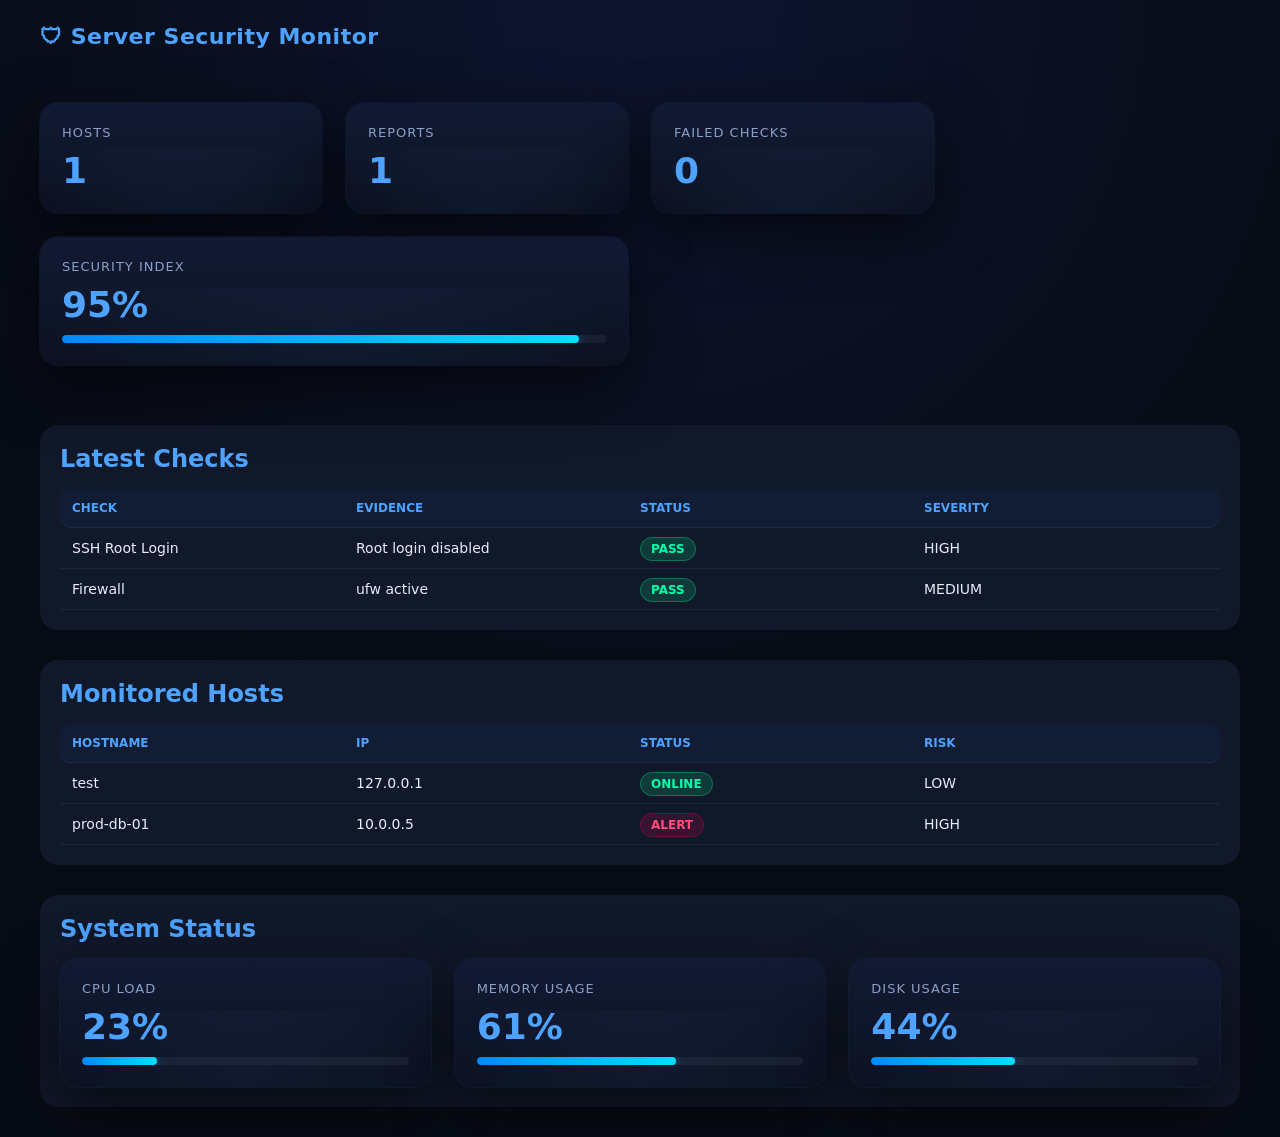
<file: web/index.html>
<!DOCTYPE html>
<html lang="en">
<head>
<meta charset="UTF-8">
<title>Server Security Monitor</title>
<style>
:root{
  --bg:#0b0f1a;
  --card:#11182a;
  --accent:#4da3ff;
  --accent-soft:#1f6ed5;
  --text:#e6ecff;
  --muted:#8aa0c8;
  --radius:18px;
}

*{box-sizing:border-box;font-family:Inter,system-ui,Segoe UI,Arial}

body{
  margin:0;
  background:radial-gradient(circle at top,#0e1530,#070b14 60%);
  color:var(--text);
  min-height:100vh;
}

header{
  padding:24px 40px;
  font-size:22px;
  font-weight:700;
  letter-spacing:.5px;
  color:var(--accent);
}

.dashboard{
  padding:30px 40px;
  display:grid;
  grid-template-columns:repeat(4,1fr);
  gap:24px;
}

.card{
  background:linear-gradient(180deg,#121a33,#0c1222);
  border-radius:var(--radius);
  padding:22px;
  box-shadow:0 0 0 1px rgba(77,163,255,.08),
             0 20px 60px rgba(0,0,0,.6);
  transition:.25s;
  position:relative;
  overflow:hidden;
}

.card::after{
  content:"";
  position:absolute;
  inset:auto -30% -60% -30%;
  height:120%;
  background:radial-gradient(circle,rgba(77,163,255,.08),transparent 60%);
  opacity:.6;
}

.card:hover{
  transform:translateY(-4px);
  box-shadow:0 0 0 1px rgba(77,163,255,.25),
             0 30px 80px rgba(0,0,0,.8);
}

.label{
  font-size:13px;
  color:var(--muted);
  text-transform:uppercase;
  letter-spacing:1px;
}

.value{
  margin-top:10px;
  font-size:36px;
  font-weight:800;
  color:var(--accent);
}

.big{
  grid-column:span 2;
}

.progress{
  margin-top:16px;
  height:10px;
  background:#0a1020;
  border-radius:10px;
  overflow:hidden;
}

.bar{
  height:100%;
  background:linear-gradient(90deg,#4da3ff,#63f3ff);
  width:95%;
  box-shadow:0 0 20px rgba(77,163,255,.6);
}

.table{
  margin:30px 40px;
  background:linear-gradient(180deg,#121a33,#0c1222);
  border-radius:var(--radius);
  padding:24px;
  box-shadow:0 0 0 1px rgba(77,163,255,.1),
             0 30px 80px rgba(0,0,0,.8);
}

.table h2{
  margin:0 0 16px;
  color:var(--accent);
}

.row{
  display:grid;
  grid-template-columns:2fr 2fr 1fr 1fr;
  padding:12px 8px;
  border-bottom:1px solid rgba(255,255,255,.05);
  font-size:14px;
}

.row.header{
  color:var(--muted);
  font-weight:600;
  text-transform:uppercase;
  font-size:12px;
}

.badge{
  padding:4px 10px;
  border-radius:999px;
  font-size:12px;
  font-weight:600;
  width:fit-content;
}

.pass{background:rgba(0,255,150,.15);color:#2cffb0}
.fail{background:rgba(255,60,60,.15);color:#ff5c5c}
.error{background:rgba(255,200,0,.15);color:#ffd24a}
.table {
  background: var(--card);
  border-radius: var(--radius);
  padding: 20px;
  box-shadow: var(--glow);
}

.row {
  display: grid;
  grid-template-columns: repeat(4, 1fr);
  padding: 12px;
  border-bottom: 1px solid rgba(255,255,255,0.05);
}

.row.header {
  font-weight: 600;
  color: var(--accent);
  background: rgba(0,136,255,0.05);
  border-radius: 10px;
}

.row:hover {
  background: rgba(0,136,255,0.04);
}

.badge {
  padding: 4px 10px;
  border-radius: 999px;
  font-size: 12px;
  font-weight: 600;
}

.badge.pass {
  background: rgba(0,255,150,0.15);
  color: #00ffaa;
  border: 1px solid rgba(0,255,150,0.3);
}

.badge.fail {
  background: rgba(255,0,80,0.15);
  color: #ff4d7a;
  border: 1px solid rgba(255,0,80,0.3);
}

.progress {
  width: 100%;
  height: 8px;
  background: rgba(255,255,255,0.05);
  border-radius: 999px;
  overflow: hidden;
  margin-top: 10px;
}

.bar {
  height: 100%;
  background: linear-gradient(90deg, #0088ff, #00e0ff);
  box-shadow: 0 0 12px rgba(0,136,255,0.6);
  border-radius: 999px;
}
</style>
</head>
<body>

<header>🛡 Server Security Monitor</header>

<section class="dashboard">
  <div class="card">
    <div class="label">Hosts</div>
    <div class="value" id="hosts-count">1</div>
  </div>

  <div class="card">
    <div class="label">Reports</div>
    <div class="value" id="reports-count">1</div>
  </div>

  <div class="card">
    <div class="label">Failed Checks</div>
    <div class="value" id="fails-count">0</div>
  </div>

  <div class="card big">
    <div class="label">Security Index</div>
    <div class="value" id="security-index">95%</div>
    <div class="progress">
      <div class="bar" id="security-bar"></div>
    </div>
  </div>
</section>

<section class="table">
  <h2>Latest Checks</h2>
  <div class="row header">
    <div>Check</div><div>Evidence</div><div>Status</div><div>Severity</div>
  </div>

  <div class="row">
    <div>SSH Root Login</div>
    <div>Root login disabled</div>
    <div><span class="badge pass">PASS</span></div>
    <div>HIGH</div>
  </div>

  <div class="row">
    <div>Firewall</div>
    <div>ufw active</div>
    <div><span class="badge pass">PASS</span></div>
    <div>MEDIUM</div>
  </div>
</section>
<section class="table">
  <h2>Monitored Hosts</h2>

  <div class="row header">
    <div>Hostname</div>
    <div>IP</div>
    <div>Status</div>
    <div>Risk</div>
  </div>

  <div class="row">
    <div>test</div>
    <div>127.0.0.1</div>
    <div><span class="badge pass">ONLINE</span></div>
    <div>LOW</div>
  </div>

  <div class="row">
    <div>prod-db-01</div>
    <div>10.0.0.5</div>
    <div><span class="badge fail">ALERT</span></div>
    <div>HIGH</div>
  </div>
</section>

<section class="table">
  <h2>System Status</h2>

  <div class="dashboard" style="grid-template-columns:repeat(3,1fr);padding:0;">
    <div class="card">
      <div class="label">CPU Load</div>
      <div class="value">23%</div>
      <div class="progress">
        <div class="bar" style="width:23%"></div>
      </div>
    </div>

    <div class="card">
      <div class="label">Memory Usage</div>
      <div class="value">61%</div>
      <div class="progress">
        <div class="bar" style="width:61%"></div>
      </div>
    </div>

    <div class="card">
      <div class="label">Disk Usage</div>
      <div class="value">44%</div>
      <div class="progress">
        <div class="bar" style="width:44%"></div>
      </div>
    </div>
  </div>
</section>

<script>
const data = {
  hosts:1,
  reports:1,
  fails:0,
  security_index:95
};

document.getElementById("hosts-count").innerText=data.hosts;
document.getElementById("reports-count").innerText=data.reports;
document.getElementById("fails-count").innerText=data.fails;
document.getElementById("security-index").innerText=data.security_index+"%";
document.getElementById("security-bar").style.width=data.security_index+"%";
</script>

</body>
</html>
</file>
